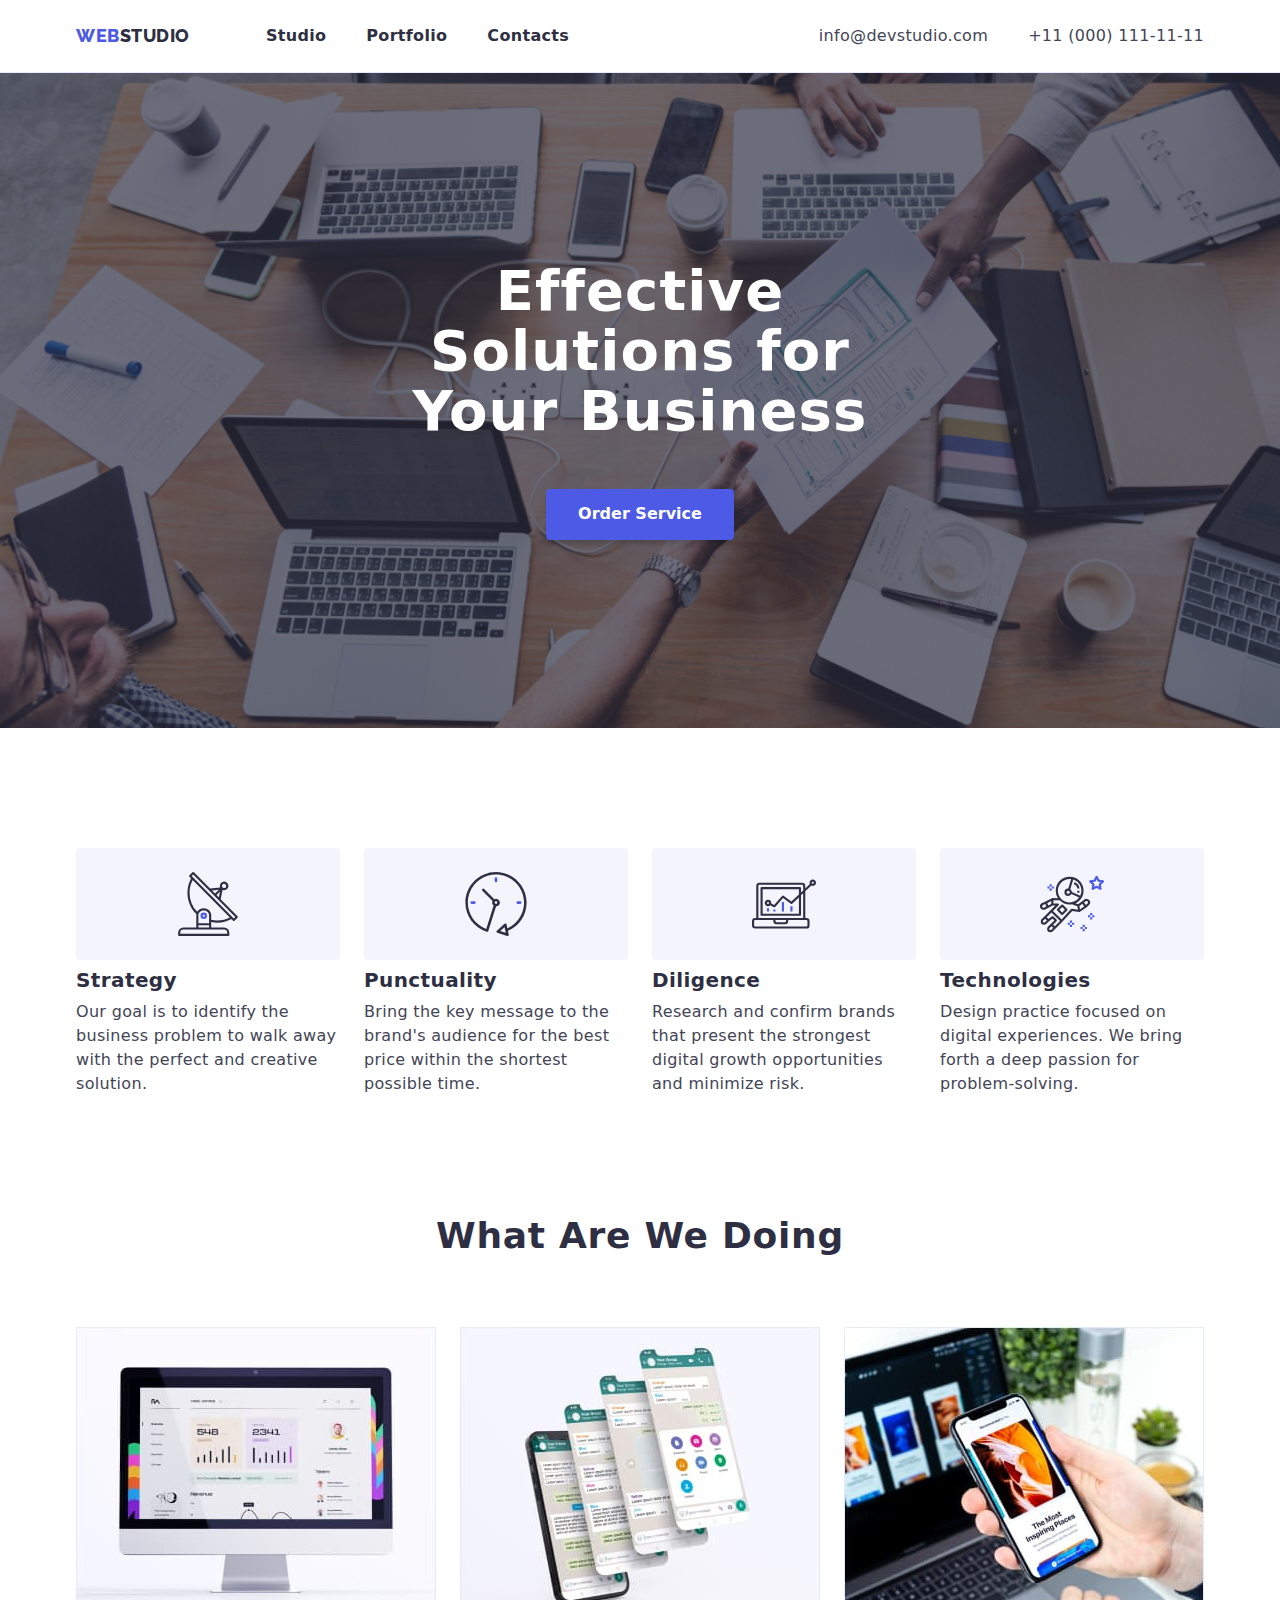
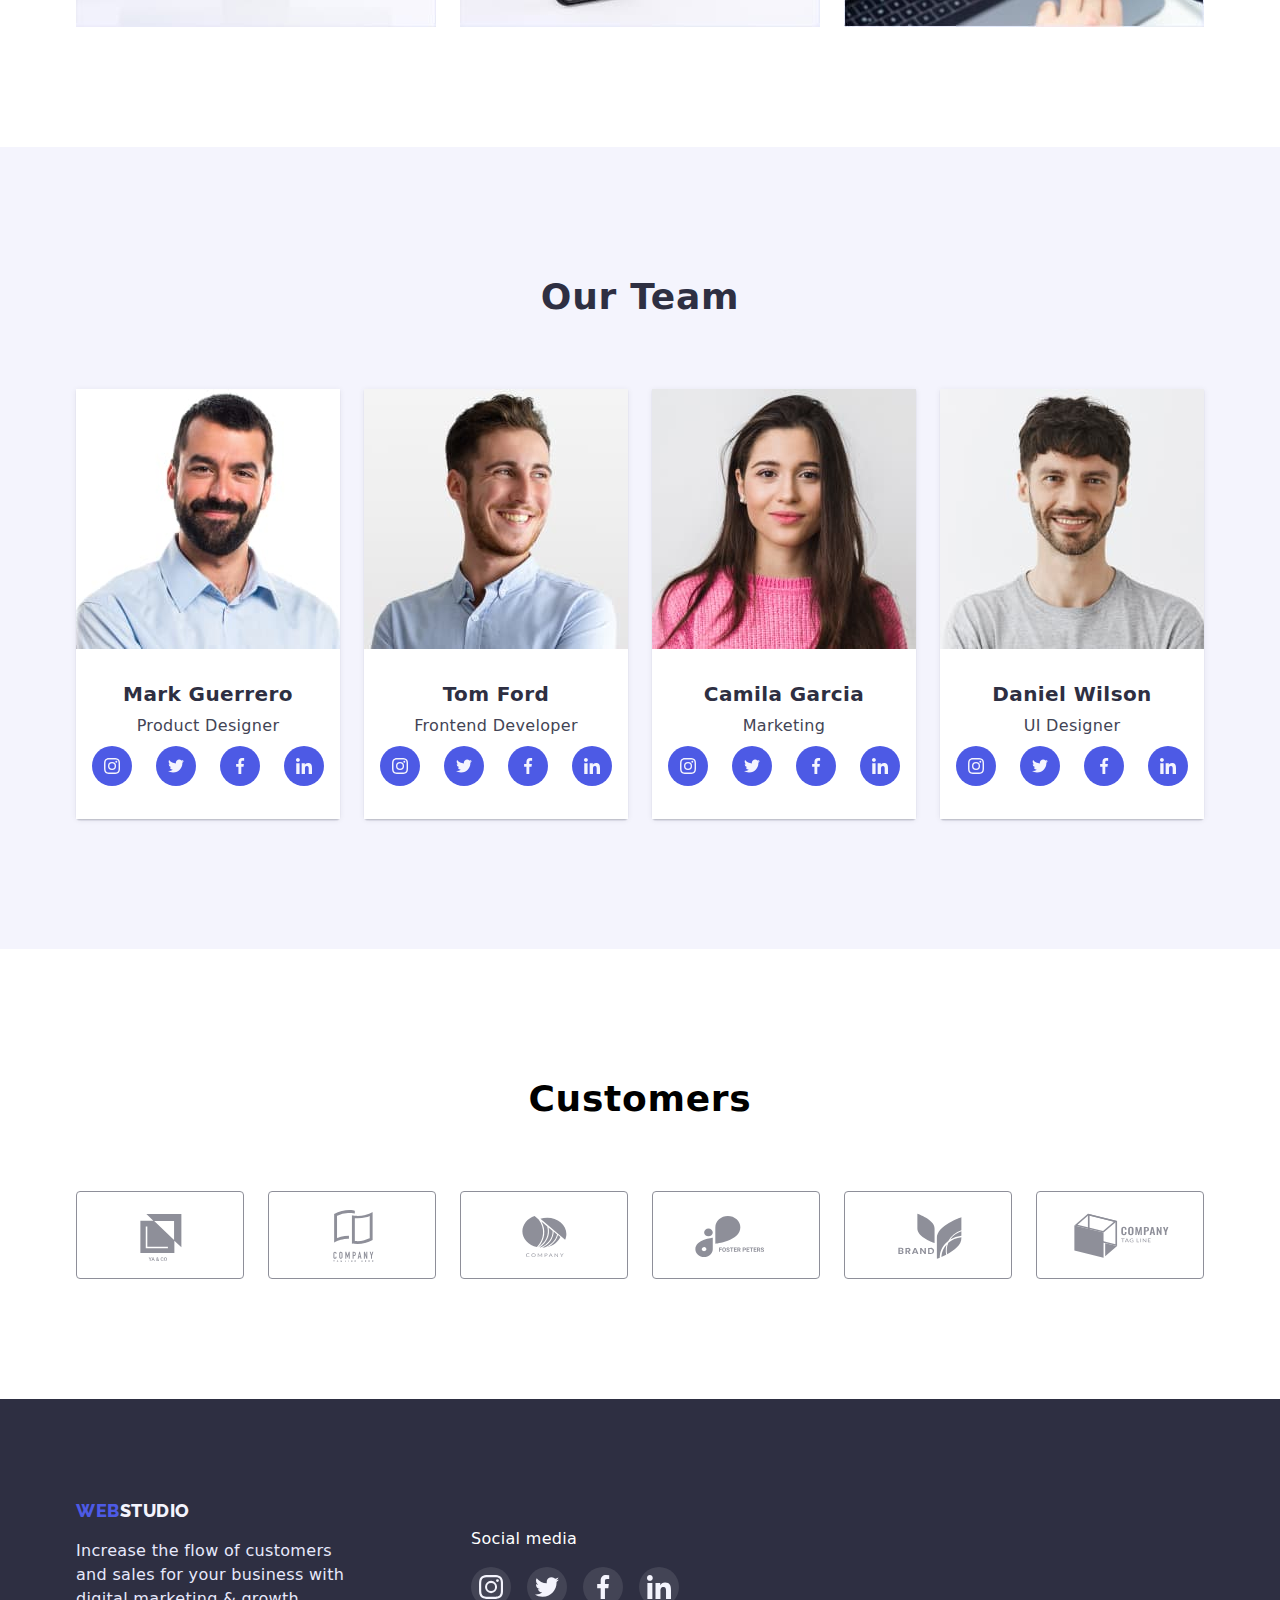
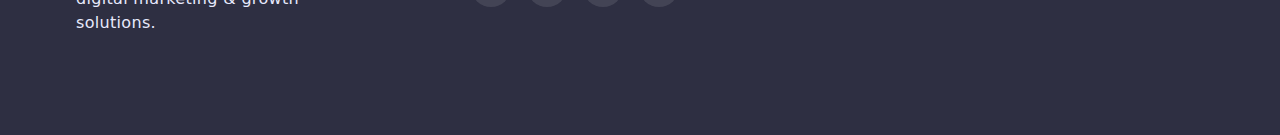
<file: index.html>
<!DOCTYPE html>
<html lang="en">
<head>
    <meta charset="UTF-8">
    <meta http-equiv="X-UA-Compatible" content="IE=edge">
    <meta name="viewport" content="width=device-width, initial-scale=1.0">
    <title>Webstudio</title>
    <link rel="stylesheet" href="./css/styles.css">
    <link rel="preconnect" href="https://fonts.googleapis.com"> 
<link rel="preconnect" href="https://fonts.gstatic.com" crossorigin> 
<link href="https://fonts.googleapis.com/css2?family=Raleway:wght@800&family=Roboto:wght@400;500;700&display=swap" rel="stylesheet">
<link rel="stylesheet" href="https://cdn.jsdelivr.net/npm/modern-normalize@1.1.0/modern-normalize.min.css">
</head>
<body>
    <header class="page-header">
    <div class="container page-header-container">
        <nav class="page-nav">
        <a class="logo link" href="./index.html"><span class="logo-span">Web</span>studio</a>
        <ul class="menu list">
            <li class="menu-item">
                <a class="menu-link link" href="./index.html">Studio</a>
            </li>
            <li class="menu-item">
                <a class="menu-link link" href="./portfolio.html">Portfolio</a>
            </li>
            <li class="menu-item">
                <a class="menu-link link" href="">Contacts</a>
            </li>
        </ul>
        </nav>
        <ul class="list menu">
        <li class="contact-list-item">
            <a class="contact-mail link" href="mailto:info@devstudio.com">info@devstudio.com</a>
            </li>
        <li class="contact-list-item">
            <a class="phone-number link" href="tel:+110001111111">+11 (000) 111-11-11</a>
            </li>
        </ul>
    </div>
    </header>
    <main>
        <section class="background-side hero">
        <div class="container">
        <h1 class="hero-name">Effective Solutions for Your Business</h1>
        <button class="modal-button" type="button" data-modal-open>Order Service</button>
        </div>
        </section>
        <section class="futures-section">
            <div class="container">
            <h2 class="subtitle" hidden>Text</h2>
            <ul class="content-text list">
                <li class="text-list-item">
                    <div class="futures-block">
                    <svg class="icon-futures">
                        <use href="./images/sprite-new.svg#icon-antenna"></use>
                    </svg>
                </div>
                    <h3 class="futures-subtitle">Strategy</h3>
                    <p class="future-text">Our goal is to identify the business
                        problem to walk away with the perfect and creative solution. </p>
                 </li> 
                 <li class="text-list-item">
                    <div class="futures-block">
                    <svg class="icon-futures">
                        <use href="./images/sprite-new.svg#icon-clock"></use>
                    </svg>
                </div>
                    <h3 class="futures-subtitle">Punctuality</h3>
                    <p class="future-text">Bring the key message to the brand's audience for the best price within the shortest possible time.</p>
                 </li>   
                 <li class="text-list-item">
                    <div class="futures-block">
                    <svg class="icon-futures">
                        <use href="./images/sprite-new.svg#icon-diagram"></use>
                    </svg>
                </div>
                    <h3 class="futures-subtitle">Diligence</h3>
                    <p class="future-text">Research and confirm brands that present the strongest digital growth opportunities and minimize risk.</p>
                 </li>   
                 <li class="text-list-item">
                    <div class="futures-block">
                    <svg class="icon-futures">
                        <use href="./images/sprite-new.svg#icon-astronaut"></use>
                    </svg>
                </div>
                    <h3 class="futures-subtitle">Technologies</h3>
                    <p class="future-text">Design practice focused on digital experiences. We bring forth a deep passion for problem-solving.</p>   
                </li>
            </ul>
        </div>
        </section>
        <section class="second-section">
            <div class="container">
        <h2 class="hero-title">What are we doing</h2>
        <ul class="pictures-list list">
            <li class="pic-photo"><img src="./images/Rectangle71-4.jpg" alt="Desktop" width="360" height="300"></li>
            <li class="pic-photo"><img src="./images/Rectangle71-2-2.jpg" alt="Phone and screen" width="360" height="300"></li>
            <li class="pic-photo"><img src="./images/Rectangle71-3-2.jpg" alt="Phone and laptop" width="360" height="300"></li>
        </ul>
            </div>
        </section>
        <section class="main-caracters-list">
            <div class="container">
            <h2 class="hero-title">Our Team</h2>
            <ul class="employees list">
                <li class="main-caracter">
                    <img src="./images/img-5.jpg" alt="Mark Guerrero" width="264" height="260">
                    <div class="employees-card-wrapper">
                    <h3 class="name-caracter">Mark Guerrero</h3>
                    <p class="text-caracter">Product Designer</p>
                    <ul class="social-list list">
                        <li class="social-list-item">
                            <a href="" class="social-list-link">
                            <svg class="social-list-icon" width="16" height="16">
                                <use href="./images/sprite-new.svg#icon-instagram"></use>
                            </svg>
                            </a>
                        </li>
                        <li class="social-list-item">
                            <a href="" class="social-list-link">
                            <svg class="social-list-icon" width="16" height="16">
                                <use href="./images/sprite-new.svg#icon-twitter"></use>
                            </svg>
                            </a>
                        </li>
                        <li class="social-list-item">
                            <a href="" class="social-list-link">
                            <svg class="social-list-icon" width="16" height="16">
                                <use href="./images/sprite-new.svg#icon-facebook"></use>
                            </svg>
                            </a>
                        </li>
                        <li class="social-list-item">
                            <a href="" class="social-list-link">
                            <svg class="social-list-icon" width="16" height="16">
                                <use href="./images/sprite-new.svg#icon-linkedin"></use>
                            </svg>
                            </a>
                        </li>
                    </ul>
                </div>
                </li>
                <li class="main-caracter">
                    <img src="./images/img-2-3.jpg" alt="Tom Ford" width="264" height="260">
                    <div class="employees-card-wrapper">
                    <h3 class="name-caracter">Tom Ford</h3>
                    <p class="text-caracter">Frontend Developer</p>
                    <ul class="social-list list">
                        <li class="social-list-item">
                            <a href="" class="social-list-link">
                            <svg class="social-list-icon" width="16" height="16">
                                <use href="./images/sprite-new.svg#icon-instagram"></use>
                            </svg>
                            </a>
                        </li>
                        <li class="social-list-item">
                            <a href="" class="social-list-link">
                            <svg class="social-list-icon" width="16" height="16">
                                <use href="./images/sprite-new.svg#icon-twitter"></use>
                            </svg>
                            </a>
                        </li>
                        <li class="social-list-item">
                            <a href="" class="social-list-link">
                            <svg class="social-list-icon" width="16" height="16">
                                <use href="./images/sprite-new.svg#icon-facebook"></use>
                            </svg>
                            </a>
                        </li>
                        <li class="social-list-item">
                            <a href="" class="social-list-link">
                            <svg class="social-list-icon" width="16" height="16">
                                <use href="./images/sprite-new.svg#icon-linkedin"></use>
                            </svg>
                            </a>
                        </li>
                    </ul>
                </div>
                </li>
                <li class="main-caracter">
                    <img src="./images/img-3-2.jpg" alt="Camila Garcia" width="264" height="260">
                    <div class="employees-card-wrapper">
                    <h3 class="name-caracter">Camila Garcia</h3>
                    <p class="text-caracter">Marketing</p>
                    <ul class="social-list list">
                        <li class="social-list-item">
                            <a href="" class="social-list-link">
                            <svg class="social-list-icon" width="16" height="16">
                                <use href="./images/sprite-new.svg#icon-instagram"></use>
                            </svg>
                            </a>
                        </li>
                        <li class="social-list-item">
                            <a href="" class="social-list-link">
                            <svg class="social-list-icon" width="16" height="16">
                                <use href="./images/sprite-new.svg#icon-twitter"></use>
                            </svg>
                            </a>
                        </li>
                        <li class="social-list-item">
                            <a href="" class="social-list-link">
                            <svg class="social-list-icon" width="16" height="16">
                                <use href="./images/sprite-new.svg#icon-facebook"></use>
                            </svg>
                            </a>
                        </li>
                        <li class="social-list-item">
                            <a href="" class="social-list-link">
                            <svg class="social-list-icon" width="16" height="16">
                                <use href="./images/sprite-new.svg#icon-linkedin"></use>
                            </svg>
                            </a>
                        </li>
                    </ul>
                </div>
                </li>
                <li class="main-caracter">
                    <img src="./images/img-4-2.jpg" alt="Daniel Wilson" width="264" height="260">
                    <div class="employees-card-wrapper">
                    <h3 class="name-caracter">Daniel Wilson</h3>
                    <p class="text-caracter">UI Designer</p>
                    <ul class="social-list list">
                        <li class="social-list-item">
                            <a href="" class="social-list-link">
                            <svg class="social-list-icon" width="16" height="16">
                                <use href="./images/sprite-new.svg#icon-instagram"></use>
                            </svg>
                            </a>
                        </li>
                        <li class="social-list-item">
                            <a href="" class="social-list-link">
                            <svg class="social-list-icon" width="16" height="16">
                                <use href="./images/sprite-new.svg#icon-twitter"></use>
                            </svg>
                            </a>
                        </li>
                        <li class="social-list-item">
                            <a href="" class="social-list-link">
                            <svg class="social-list-icon" width="16" height="16">
                                <use href="./images/sprite-new.svg#icon-facebook"></use>
                            </svg>
                            </a>
                        </li>
                        <li class="social-list-item">
                            <a href="" class="social-list-link">
                            <svg class="social-list-icon" width="16" height="16">
                                <use href="./images/sprite-new.svg#icon-linkedin"></use>
                            </svg>
                            </a>
                        </li>
                    </ul>
                </div>
                </li>
            </ul>
        </div>
        </section>
        <section class="customers-section">
            <h2 class="customers">Customers</h2>
            <ul class="customers-list list">
                <li class="customers-list-item">
                    <a href="" class="customers-list-link">
                    <svg class="customers-list-icon" width="104" height="56">
                        <use href="./images/sprite-new.svg#icon-Logo-ya-co"></use>
                    </svg>
                     </a>
                </li>
                <li class="customers-list-item">
                    <a href="" class="customers-list-link">
                    <svg class="customers-list-icon" width="104" height="56">
                        <use href="./images/sprite-new.svg#icon-Logo2"></use>
                    </svg>
                     </a>
                </li>
                <li class="customers-list-item">
                    <a href="" class="customers-list-link">
                    <svg class="customers-list-icon" width="104" height="56">
                        <use href="./images/sprite-new.svg#icon-Logo3"></use>
                    </svg>
                     </a>
                </li>
                <li class="customers-list-item">
                    <a href="" class="customers-list-link">
                    <svg class="customers-list-icon" width="104" height="56">
                        <use href="./images/sprite-new.svg#icon-Logo4"></use>
                    </svg>
                     </a>
                </li>
                <li class="customers-list-item">
                    <a href="" class="customers-list-link">
                    <svg class="customers-list-icon" width="104" height="56">
                        <use href="./images/sprite-new.svg#icon-Logo5"></use>
                    </svg>
                     </a>
                </li>
                <li class="customers-list-item">
                    <a href="" class="customers-list-link">
                    <svg class="customers-list-icon" width="104" height="56">
                        <use href="./images/sprite-new.svg#icon-Logo6"></use>
                    </svg>
                     </a>
                </li>
            </ul>
        </section>
    </main>
    <footer class="footer-main">
    <div class="footer-div container">
    <div class="footer-section">
        <a class="logo logo-footer link" href="./index.html"><span class="logo-span">Web</span>studio</a>
        <p class="future-subtitle">Increase the flow of customers and sales for your business with digital marketing & growth solutions.</p>
    </div>
    <div class="">
    <h2 class="social-media">Social media</h2>
    <ul class="socials-footer list">
        <li class="socials-fotter-list">
            <a href="" class="footer-list-link">
                <svg class="socials-footer-pics">
                    <use href="./images/sprite-new.svg#icon-instagram"></use>
                </svg>
            </a>
        </li>
        <li class="socials-fotter-list">
            <a href="" class="footer-list-link">
                <svg class="socials-footer-pics">
                    <use href="./images/sprite-new.svg#icon-twitter"></use>
                </svg>
            </a>
        </li>
        <li class="socials-fotter-list">
            <a href="" class="footer-list-link">
                <svg class="socials-footer-pics">
                    <use href="./images/sprite-new.svg#icon-facebook"></use>
                </svg>
            </a>
        </li>
        <li class="socials-fotter-list">
            <a href="" class="footer-list-link">
                <svg class="socials-footer-pics">
                    <use href="./images/sprite-new.svg#icon-linkedin"></use>
                </svg>
            </a>
        </li>
    </u>
</div>
</div>
    </footer>
<div class="backdrop is-hidden" data-modal>
    <div class="modal">
        <button type="button" class="modal-close-button" data-modal-close>
        <svg class="modal-close-icon-btn" width="8" height="8">
            <use href="./images/sprite-new.svg#icon-close-modal-2"></use>
        </svg>
    </button>
    </div>
</div>    

<script src="./js/modal.js"></script>
</body>
</html>
</file>
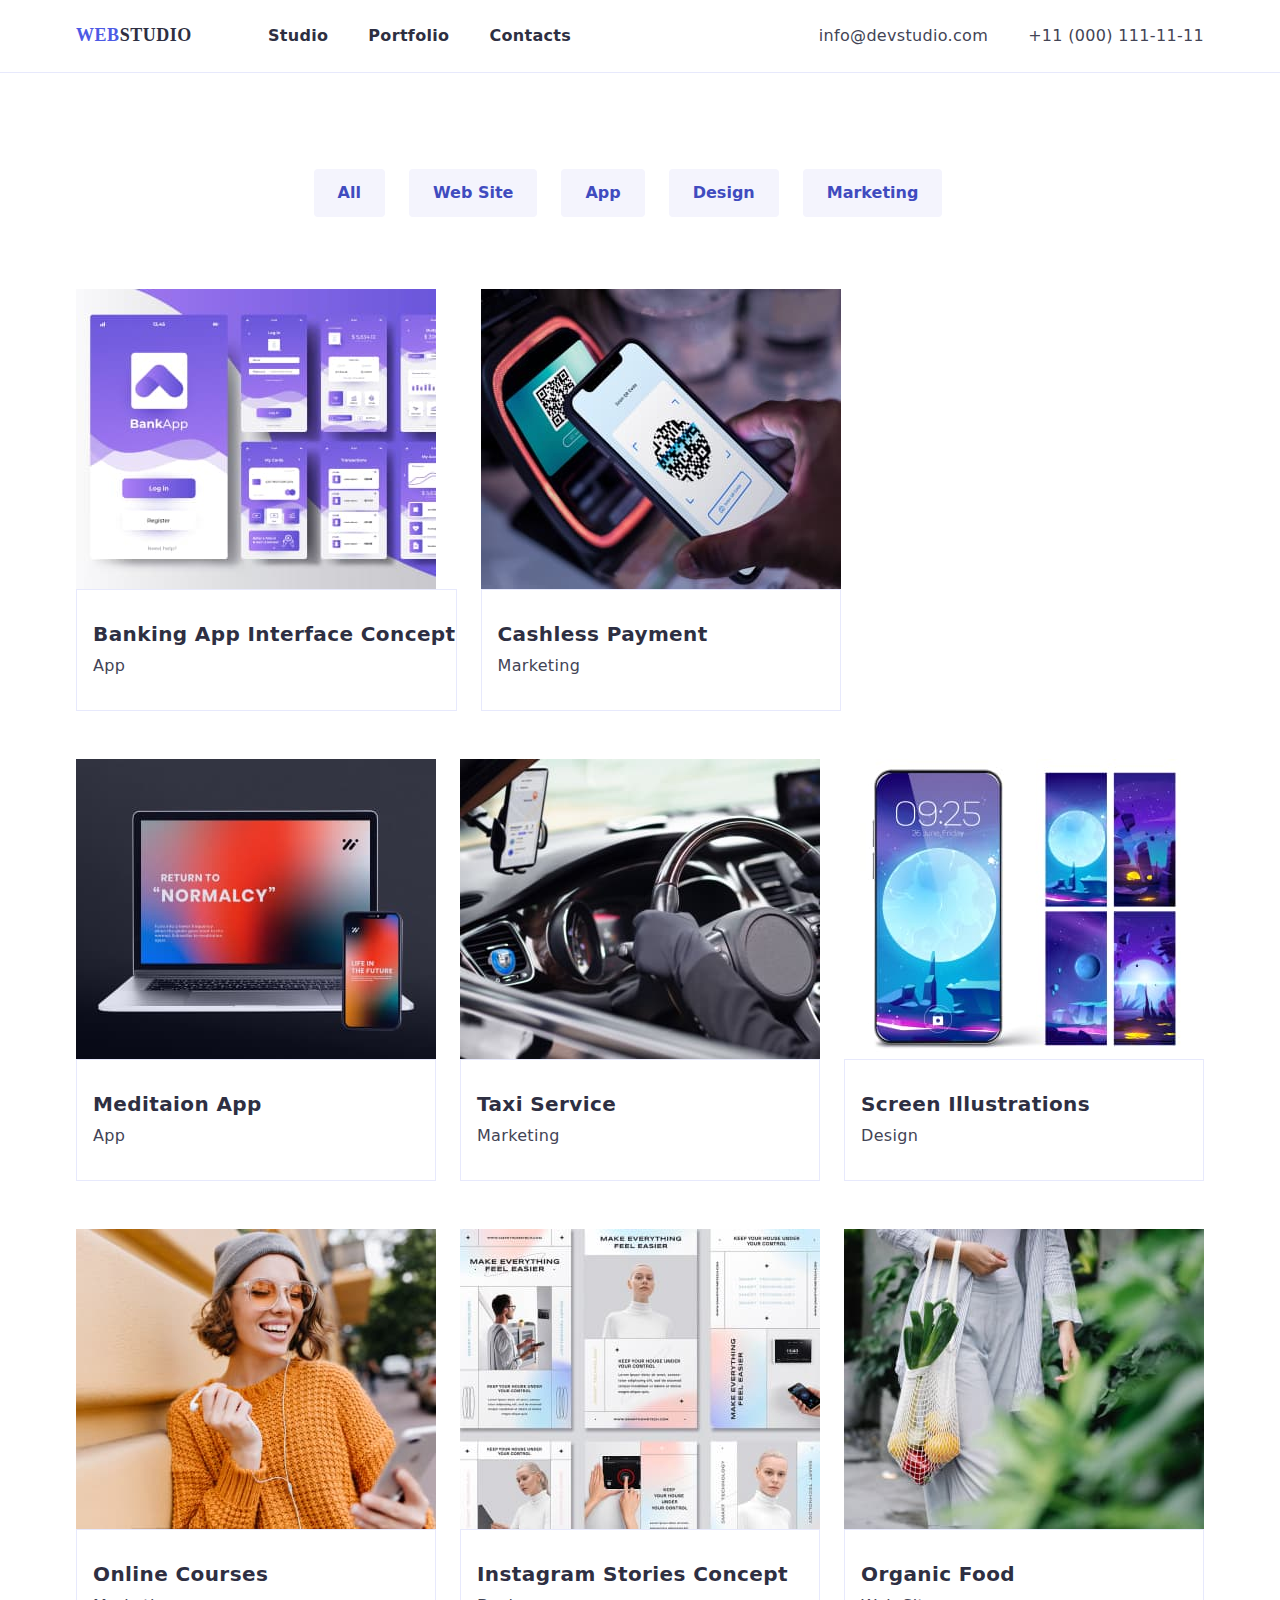
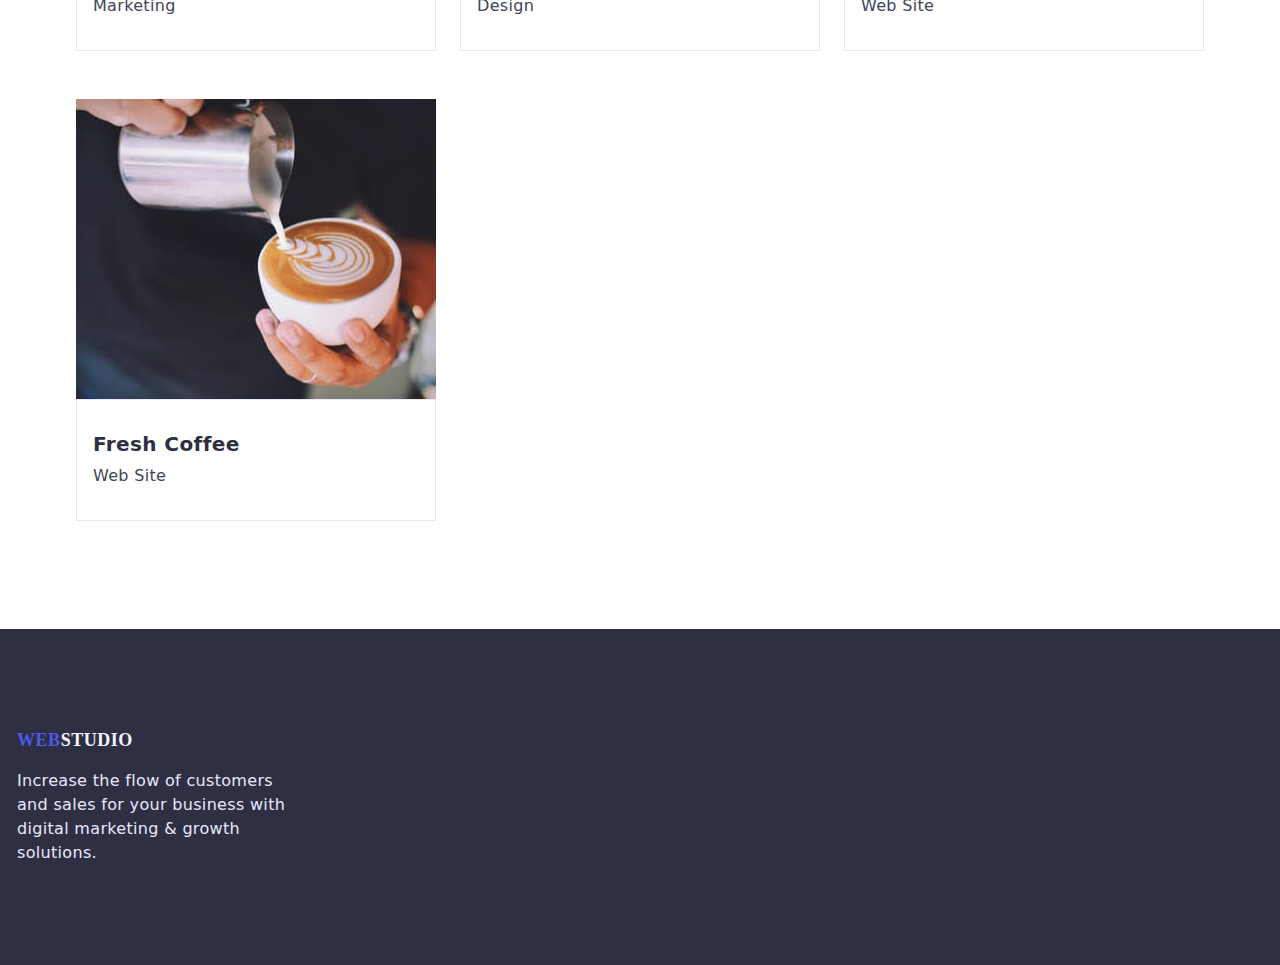
<file: portfolio.html>
<!DOCTYPE html>
<html lang="en">
<head>
    <meta charset="UTF-8">
    <meta http-equiv="X-UA-Compatible" content="IE=edge">
    <meta name="viewport" content="width=device-width, initial-scale=1.0">
    <title>Webstudio</title>
    <link rel="stylesheet" href="./css/styles.css">
    <link rel="preconnect" href="https://fonts.googleapis.com"> 
<link rel="preconnect" href="https://fonts.gstatic.com" crossorigin> 
<link href="https://fonts.googleapis.com/css2?family=Roboto:wght@400;500&display=swap" rel="stylesheet">
<link rel="stylesheet" href="https://cdn.jsdelivr.net/npm/modern-normalize@1.1.0/modern-normalize.min.css">
</head>
<body>
    <header class="page-header">
        <div class="container page-header-container">
            <nav class="page-nav">
            <a class="logo link" href="./index.html"><span class="logo-span">Web</span>studio</a>
            <ul class="menu list">
                <li class="menu-item">
                    <a class="menu-link link" href="./index.html">Studio</a>
                </li>
                <li class="menu-item">
                    <a class="menu-link link" href="./portfolio.html">Portfolio</a>
                </li>
                <li class="menu-item">
                    <a class="menu-link link" href="">Contacts</a>
                </li>
            </ul>
            </nav>
            <ul class="list menu">
            <li class="contact-list-item">
                <a class="contact-mail link" href="mailto:info@devstudio.com">info@devstudio.com</a>
                </li>
            <li class="contact-list-item">
                <a class="phone-number link" href="tel:+110001111111">+11 (000) 111-11-11</a>
                </li>
            </ul>
        </div>
    </header>
    <main>
    <section class="main-portfolio">
        <div class="container">
        <h1 hidden class="subtitle">Text</h1>
        <ul class="portfolio list">
            <li class="portfolio-list">
                <button class="portfolio-button" type="button">All</button>
            </li>
            <li class="portfolio-list">
                <button class="portfolio-button" type="button">Web Site</button>
            </li>
            <li class="portfolio-list">
                <button class="portfolio-button" type="button">App</button>
            </li>
            <li class="portfolio-list">
                <button class="portfolio-button" type="button">Design</button>
            </li>
            <li class="portfolio-list">
                <button class="portfolio-button" type="button">Marketing</button>
            </li>
        </ul>
        <ul class="portfolio-cards list">
            <li class="cards-item">
                <a href="" class="photo-list-wrapper">
                    <div class="photo-list-img-wrapper">
                <img src="./images/img-1.jpg" alt="Banking App Interface Concep" width="360" height="300">
                <p class="overlay">14 Stylish and User-Friendly App Design Concepts · Task Manager App · Calorie Tracker App · Exotic Fruit Ecommerce App · Cloud Storage App</p>
            </div>
                <div class="cards-item-wrapper">
                <h2 class="cards-name" >Banking App Interface Concept</h2>
                <p class="cards-text">App</p>
            </div>
        </a>
            </li>
            <li class="cards-item">
                <a href="" class="photo-list-wrapper">
                    <div class="photo-list-img-wrapper">
                <img src="./images/img-6-2.jpg" alt="">
                <p class="overlay">14 Stylish and User-Friendly App Design Concepts · Task Manager App · Calorie Tracker App · Exotic Fruit Ecommerce App · Cloud Storage App</p>
            </div>
                <div class="cards-item-wrapper">
                <h2 class="cards-name">Cashless Payment</h2>
                <p class="cards-text">Marketing</p>
            </div>
        </a>
            </li>
            <li class="cards-item">
                <a href="" class="photo-list-wrapper">
                    <div class="photo-list-img-wrapper">
                <img src="./images/img-3.jpg" alt="Meditaion App" width="360" height="300">
                <p class="overlay">14 Stylish and User-Friendly App Design Concepts · Task Manager App · Calorie Tracker App · Exotic Fruit Ecommerce App · Cloud Storage App</p>
            </div>
                <div class="cards-item-wrapper">
                <h2 class="cards-name">Meditaion App</h2>
                <p class="cards-text">App</p>
            </div>
        </a>
            </li>
            <li class="cards-item">
                <a href="" class="photo-list-wrapper">
                    <div class="photo-list-img-wrapper">
                <img src="./images/img-4.jpg" alt="Taxi Service" width="360" height="300">
                <p class="overlay">14 Stylish and User-Friendly App Design Concepts · Task Manager App · Calorie Tracker App · Exotic Fruit Ecommerce App · Cloud Storage App</p>
            </div>
                <div class="cards-item-wrapper">
                <h2 class="cards-name">Taxi Service</h2>
                <p class="cards-text">Marketing</p>
            </div>
        </a>
            </li>
            <li class="cards-item">
                <a href="" class="photo-list-wrapper">
                    <div class="photo-list-img-wrapper">
                <img src="./images/img-7-2.jpg" alt="Screen Illustrations" width="360" height="300">
                <p class="overlay">14 Stylish and User-Friendly App Design Concepts · Task Manager App · Calorie Tracker App · Exotic Fruit Ecommerce App · Cloud Storage App</p>
            </div>
                <div class="cards-item-wrapper">
                <h2 class="cards-name">Screen Illustrations</h2>
                <p class="cards-text">Design</p>
            </div>
        </a>
            </li>
            <li class="cards-item">
                <a href="" class="photo-list-wrapper">
                    <div class="photo-list-img-wrapper">
                <img src="./images/img-8-2.jpg" alt="Online Courses" width="360" height="300">
                <p class="overlay">14 Stylish and User-Friendly App Design Concepts · Task Manager App · Calorie Tracker App · Exotic Fruit Ecommerce App · Cloud Storage App</p>
            </div>
                <div class="cards-item-wrapper">
                <h2 class="cards-name">Online Courses</h2> 
                <p class="cards-text">Marketing</p>
            </div>
        </a>
            </li>
            <li class="cards-item">
                <a href="" class="photo-list-wrapper">
                    <div class="photo-list-img-wrapper">
                <img src="./images/img-9-2.jpg" alt="Instagram Stories Concept" width="360" height="300">
                <p class="overlay">14 Stylish and User-Friendly App Design Concepts · Task Manager App · Calorie Tracker App · Exotic Fruit Ecommerce App · Cloud Storage App</p>
            </div>
                <div class="cards-item-wrapper">
                <h2 class="cards-name">Instagram Stories Concept</h2> 
                <p class="cards-text">Design</p>
            </div>
        </a>
            </li>
            <li class="cards-item">
                <a href="" class="photo-list-wrapper">
                    <div class="photo-list-img-wrapper">
                <img src="./images/img-10-2.jpg" alt="Organic Food" width="360" height="300">
                <p class="overlay">14 Stylish and User-Friendly App Design Concepts · Task Manager App · Calorie Tracker App · Exotic Fruit Ecommerce App · Cloud Storage App</p>
            </div>
                <div class="cards-item-wrapper">
                <h2 class="cards-name">Organic Food</h2>
                <p class="cards-text">Web Site</p>
            </div>
        </a>
            </li>
            <li class="cards-item">
                <a href="" class="photo-list-wrapper">
                    <div class="photo-list-img-wrapper">
                <img src="./images/img-11-2.jpg" alt="Fresh Coffee" width="360" height="300">
                <p class="overlay">14 Stylish and User-Friendly App Design Concepts · Task Manager App · Calorie Tracker App · Exotic Fruit Ecommerce App · Cloud Storage App</p>
            </div>
                <div class="cards-item-wrapper">
                <h2 class="cards-name">Fresh Coffee</h2>
                <p class="cards-text">Web Site</p>
            </div>
        </a>
            </li>
        </ul>
    </div>
    </section>
    </main>
    <footer class="footer-main">
        <div class="footer-section container">
            <a class="logo logo-footer link" href="./index.html"><span class="logo-span">Web</span>studio</a>
            <p class="future-subtitle">Increase the flow of customers and sales for your business with digital marketing & growth solutions.</p>
        </div>
        </footer>

</body>
</html>
</file>
<file: css/styles.css>
h1,
h2,
h3,
h4,
p {
    margin: 0;
 padding: 0;
}

ul,ol {
    margin: 0;
 padding: 0;
}

.container {
    width: 1158px;
    margin-left: auto;
    margin-right: auto;
    padding-left: 15px;
    padding-right: 15px;
  
    
}

body {
    font-family: 'Roboto',sans-serif;
}

button {
    cursor: pointer;
}

.list {
    display: flex;
    margin-left: auto;
}

.link {
    text-decoration: none;
}

img {
    display: block;
}

.footer-section {
    background: #2E2F42;
    margin-right: 120px;
    
}



/* ===========HEADER=========== */

.page-header {
    padding-top: 24px;
    padding-bottom: 24px;
    border-bottom: 1px solid #E7E9FC;;
}

.page-header-container {
    display: flex;
    align-items: center;
}

.page-nav {
    display: flex;
    align-items: center;
}

.logo {
    margin-right: 76px;
}

.logo {
    font-family: 'Raleway';
    font-style: normal;
    font-weight: 800;
    font-size: 18px;
    line-height: 1.33;
    display: flex;
    align-items: center;
    letter-spacing: 0.03em;
    text-transform: uppercase;
    
    color: #2E2F42;
    }
    .list {
    list-style: none;
}

.logo-span {


    font-family: 'Raleway';
    font-weight: 800;
    font-size: 18px;
    line-height: 1.33;
    display: flex;
    align-items: center;
    letter-spacing: 0.03em;
    text-transform: uppercase;
    
    color: #4D5AE5;
}

.menu {
    display: flex;
    align-items: center;
}

.menu-item:not(last-child) {
    margin-right: 40px;
}

.contact-mail {
    font-size: 16px;
    line-height: 1.5;
    letter-spacing: 0.02em;
    color: #434455;
    margin-left: auto;
    margin-right: 40px;
    transition: transform 250ms cubic-bezier(0.4, 0, 0.2, 1);
    }
    
    .contact-mail:hover,
    .contact-mail:focus {
       color: #404BBF;
    }

    .phone-number{
        font-size: 16px;
        line-height: 1.5;
        letter-spacing: 0.02em;
        color: #434455;
        transition: transform 250ms cubic-bezier(0.4, 0, 0.2, 1);
        }
        
        .phone-number:hover,
        .phone-number:focus {
            color: #434455;
        }


.menu-link{
    font-weight: 600;
    font-size: 16px;
    line-height: 1.5;
    letter-spacing: 0.02em;
    color: #2E2F42;
    transition: transform 250ms cubic-bezier(0.4, 0, 0.2, 1);
    }

    .menu-link:hover,
    .menu-link:focus {
        color: #404BBF;
    }


/* ============HEADER=========== */



/* ============MAIN============= */

.hero {
    text-align: center;
    padding-top: 188px;
    padding-bottom: 188px;
    margin: 0 auto;
    background: #2E2F42;
    
}

.background-side {
max-width: 1440px;
min-height: 600px;
background-image: linear-gradient(rgba(46, 47, 66, 0.7), rgba(46, 47, 66, 0.7)),
url(../images/hero/bg.jpg);
background-size: cover;
}

.text-list-item {
    width: 264px;
}

.second-section {
    padding-top: 120px;
    padding-bottom: 120px;
}

.hero-title{
    
    margin-bottom: 72px;
    font-weight: 700;
    font-size: 36px;
    line-height: 1.1;
    text-align: center;
    letter-spacing: 0.02em;
    text-transform: capitalize;
    
    color: #2E2F42;
    
}

.pictures-list {
    display: flex;
    flex-wrap: wrap;
    gap: 24px;
    
}

.pic-photo {
    flex-basis: calc((100% - 48) / 3);
}


.future-text {
    font-weight: 400;
    font-size: 16px;
    line-height: 1.5;
    letter-spacing: 0.02em;
    
    color: #434455;
    
    }



.futures-section {
    padding-top: 120px;
}

.text-caracter {

    font-weight: 400;
    font-size: 16px;
    line-height: 1.5;
    text-align: center;
    letter-spacing: 0.02em;
    
    color: #434455;
    
    }

.futures-subtitle {
    margin-bottom: 8px;
    font-weight: 600;
    font-size: 20px;
    line-height: 1.2;
    letter-spacing: 0.02em;
    
    color: #2E2F42;
    
 }

.hero-name {
    width: 510px;
    margin-bottom: 48px;
    margin-left: auto;
    margin-right: auto;
    font-weight: 700;
    font-size: 56px;
    line-height: 1.07;
    text-align: center;
    letter-spacing: 0.02em;
    
    color: #FFFFFF; 
    
    }

 
     .modal-button {
        padding-top: 16px;
        padding-bottom: 16px;
        padding-left: 32px;
        padding-right: 32px;
        background: #4D5AE5;
    border-radius: 4px;
    border: 0;
    box-shadow: 0px 4px 4px rgba(0, 0, 0, 0.15);
        font-weight: 600;
        font-size: 16px;
        line-height: 1.18;
        transition: transform 250ms cubic-bezier(0.4, 0, 0.2, 1);
        
        color: 
        #FFFFFF;
        background-color: #4D5AE5
    
    }   
    .modal-button:hover,
    .modal-button:focus {
        background: #404BBF;
    }
    
    
    /* =============MAIN============= */





/* ===========EMPLOYEES========== */

.main-caracters-list {
    background: #F4F4FD;
    padding-top: 130px;
    padding-bottom: 130px;
}

.social-list-link {
    display: flex;
    justify-content: center;
    align-items: center;
    width: 40px;
    height: 40px;
    border-radius: 50%;
    background-color: #4D5AE5;
}

.social-list-link:hover,
.social-list-link:focus {
    background-color: #404BBF;
}

.social-list {
    display: flex;
    justify-content: center;
    gap: 24px;
}

.social-list-icon {
    fill: #F4F4FD;
}

.employees {
    display: flex;
    flex-wrap: wrap;
    gap: 24px;
}

.main-caracter {
    box-shadow: 0px 1px 6px rgba(46, 47, 66, 0.08), 0px 1px 1px rgba(46, 47, 66, 0.16), 0px 2px 1px rgba(46, 47, 66, 0.08);
border-radius: 0px 0px 4px 4px;
background-color: 
    #FFFFFF;

}

.employees-card-wrapper {
    
    padding-top: 32px;
    padding-bottom: 32px;
    border: 1px solid 
    #FFFFFF;
    
}

.text-caracter {

    font-weight: 400;
    font-size: 16px;
    line-height: 1.5;
    text-align: center;
    letter-spacing: 0.02em;
    margin-bottom: 8px;
    
    color: #434455;
    
    }

.name-caracter {
    font-weight: 600;
    font-size: 20px;
    line-height: 1.2;
    text-align: center;
    letter-spacing: 0.02em;
    margin-bottom: 8px;
    
    color: #2E2F42;
    }

/* ============EMPLOYEES========= */







/* =============ITEM-TEXT========= */


.content-text {
    display: flex;
    justify-content: center;
    gap: 24px;
}

.icon-futures {
    width: 64px;
height: 64px;
}

.futures-block {
    display: flex;
    justify-content: center;
    align-items: center;
    margin-bottom: 8px;
    height: 112px;
    border-radius: 4px;
    background-color: #F4F4FD;
}






/* ==============ITEM-TEXT========== */





/* =============CUSTOMERS========== */

.customers-section {
    padding-top: 130px;
    padding-bottom: 120px;
    
}

.customers {
margin-bottom: 72px;
font-weight: 700;
font-size: 36px;
line-height: 40px;
text-align: center;
letter-spacing: 0.02em;
text-transform: capitalize;

    
}

.customers-list-link {
    border: 1px solid #8E8F99;
border-radius: 4px;
    display: flex;
    justify-content: center;
    align-items: center;
    width: 168px;
    height: 88px;
    fill: #8E8F99;
    

}


.customers-list-link:hover,
.customers-list-link:focus {

    border: 1px solid #404BBF;
    fill :#404BBF;
}




.customers-list {
    display: flex;
    justify-content: center;
    gap: 24px;
}


/* ============FOOTER============ */

.footer-main {
    padding-top: 100px;
    padding-bottom: 100px;
    background: #2E2F42;
}

.logo-footer {
    color: #F4F4FD;
    margin-top: 0px;
    margin-bottom: 16px;
}

.future-subtitle {
    width: 275px;
font-weight: 400;
font-size: 16px;
line-height: 1.5;
letter-spacing: 0.02em;

color: #E7E9FC;
}

.social-media {
    
height: 24px;
font-weight: 500;
font-size: 16px;
line-height: 24px;
letter-spacing: 0.02em;

color: #FFFFFF;
}

.socials-footer {
    display: flex;
    justify-content: center;
    gap: 16px;
    margin-top: 16px;
    
}

.footer-list-link {
    display: flex;
    justify-content: center;
    align-items: center;
    width: 40px;
    height: 40px;
    border-radius: 50%;
    background-color: rgba(255, 255, 255, 0.1);

}

.footer-list-link:hover,
.footer-list-link:focus {
    background-color: #31D0AA;
}


.socials-footer-pics {
    width: 24px;
    height: 24px;
}

.footer-div {
    display: flex;
    align-items: center;
    
}



/* =============FOOTER============ */





/* =============PORTFOLIO========= */

.portfolio {
    display: flex;
    
    justify-content: center;
    margin-bottom: 72px;
    
}

.main-portfolio {
    padding-top: 180px;
    padding-top: 96px;
    padding-bottom: 84px;
}

.cards-item-wrapper {
    padding-top: 32px;
    padding-bottom: 32px;
    padding-left: 16px;
    border: 1px solid #E7E9FC;
    
}


.portfolio-cards {
    display: flex;
    flex-wrap: wrap;
    gap: 24px;
    
}

.portfolio-list {
    margin-right: 24px;
}

.portfolio-button {
    padding-top: 12px;
    padding-bottom: 12px;
    padding-left: 24px;
    padding-right: 24px;
    font-weight: 600;
    font-size: 16px;
    line-height: 1.5;    
    cursor: pointer;
    border-radius: 4px;
    border: 0;
    color: #404BBF; 
    background-color: #F4F4FD; 
    }
    
    .portfolio-button:hover,
    .portfolio-button:focus {
       color:  #F4F4FD;
       background-color: #404BBF;
       box-shadow: 0px 3px 1px rgba(0, 0, 0, 0.1), 0px 2px 1px rgba(0, 0, 0, 0.08), 0px 2px 2px rgba(0, 0, 0, 0.12);
    }


.cards-name {
    margin-bottom: 8px;
font-weight: 600;
font-size: 20px;
line-height: 1.2;
letter-spacing: 0.02em;

color: #2E2F42;
}

.cards-item {
    background: #FFFFFF;
    margin-bottom: 24px;

    
}

.cards-item:hover,
.cards-item:focus {
    box-shadow: 0px 1px 6px rgba(46, 47, 66, 0.08), 0px 1px 1px rgba(46, 47, 66, 0.16), 0px 2px 1px rgba(46, 47, 66, 0.08);
    border-radius: 0px 0px 4px 4px;
}

.photo-list-wrapper {
    
    text-decoration: none;
    color:  #E7E9FC;
}

.photo-list-img-wrapper {
    position: relative;
    overflow: hidden; 
    
}

.overlay {
    position: absolute;
    background-color: #4D5AE5;
    color: #F4F4FD;
    transform: translate(0, 100%);
    transition: transform 250ms cubic-bezier(0.4, 0, 0.2, 1);
    top: 0;
    left: 0;
    width: 100%;
    height: 100%;
font-weight: 400;
font-size: 16px;
line-height: 24px;
letter-spacing: 0.02em;


}

.cards-item:hover .overlay,
.cards-item:focus .overlay {
    transform: translate(0, 0);
} 

.cards-text {
    font-size: 16px;
    line-height: 1.5;
    letter-spacing: 0.02em;
    
    color: #434455;
    }


/* =============PORTFOLIO========= */


.content-text {
    display: flex;
}

/* ==============MODAL WINDOW======= */

.backdrop {
    position: fixed;
    top: 0;
    left: 0;
    z-index: 100;
    width: 100%;
    height: 100%;
    background-color: rgba(46, 47, 66, 0.4);
    transition: opacity , visibility;
}

.backdrop.is-hidden {
    opacity: 0;
    visibility: hidden;
    pointer-events: none;
}

.modal {
    position: absolute;
    top: 50%;
    left: 50%;
    transform: translate(-50%, -50%);
    width: 408px;
    height: 576px;
    background-color: #FCFCFC;
}

.modal-close-button {
    position: absolute;
    top: 10px;
    right: 10px;
    display: flex;
    justify-content: center;
    align-items: center;
    width: 24px;
    height: 24px;
    border-radius: 50%;
    background: #E7E9FC;
border: 1px solid rgba(0, 0, 0, 0.1);
transition: cubic-bezier(0.4, 0, 0.2, 1);
}

.modal-close-button:hover,
.modal-close-button:focus {
    background-color: #404BBF;
}

.modal-close-button:hover .modal-close-icon-btn,
.modal-close-button:focus .modal-close-icon-btn {
    fill: #FFFFFF
}
</file>
